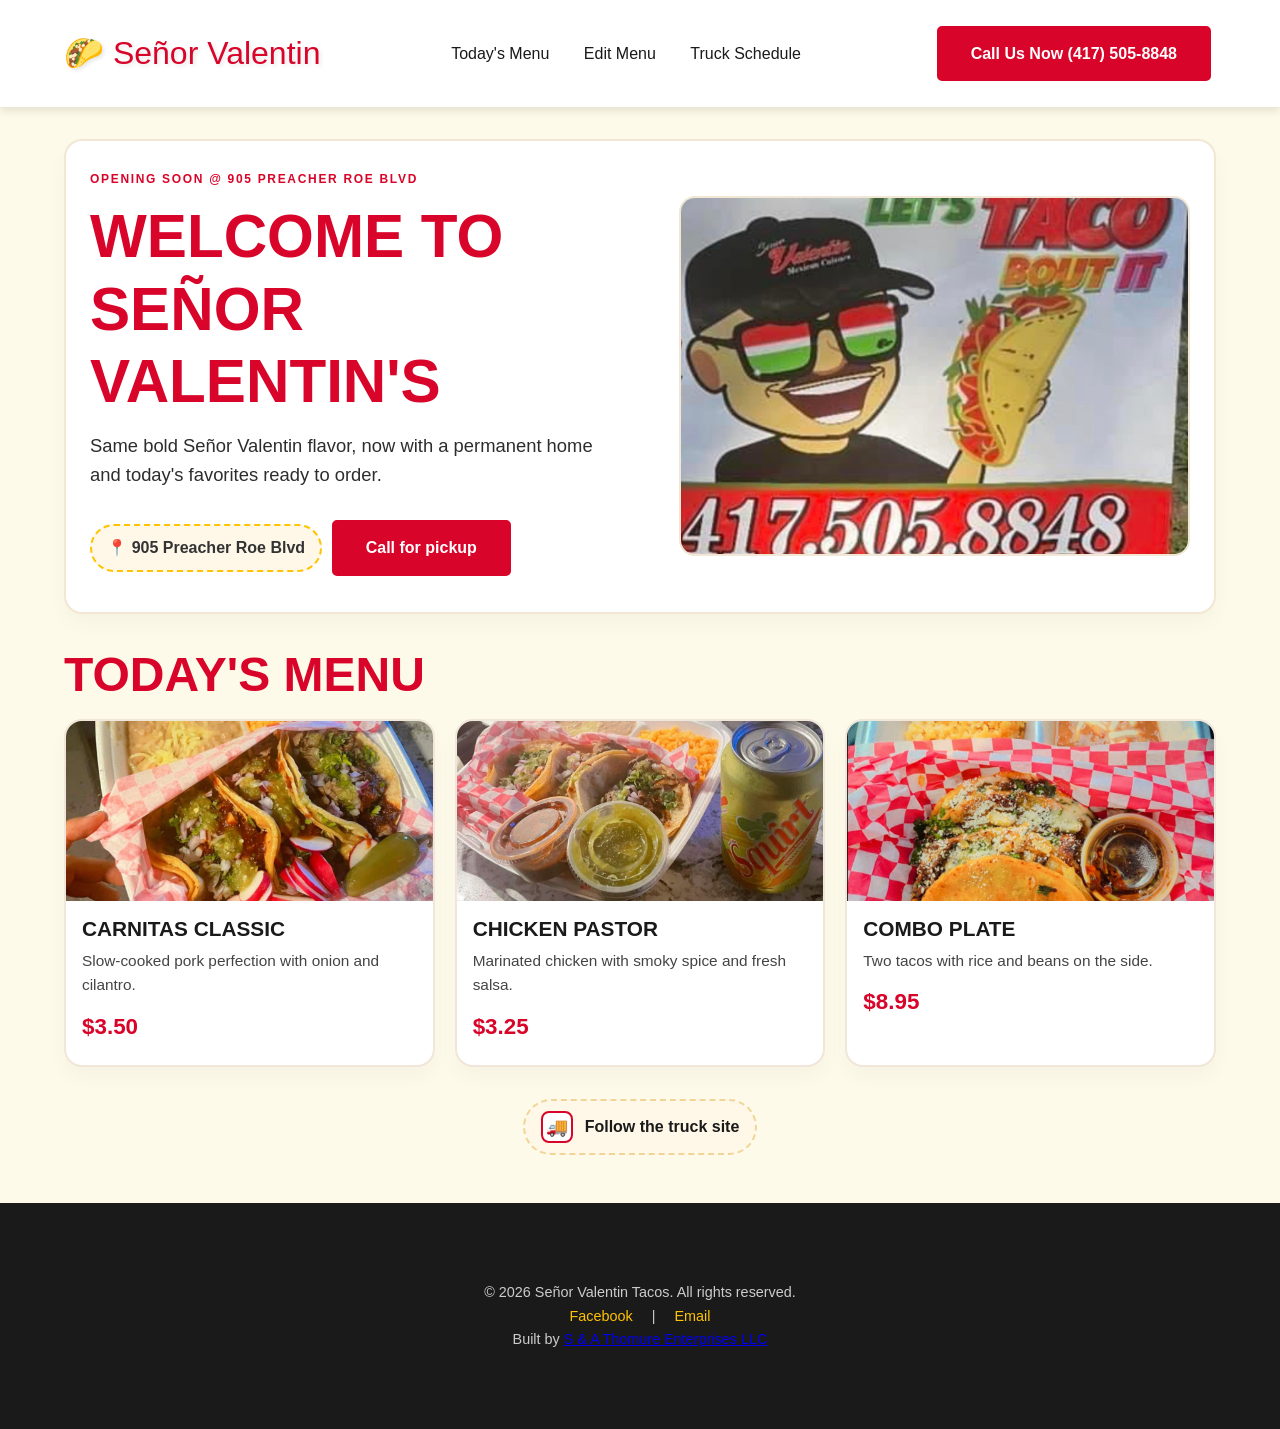
<file: index.html>
<!DOCTYPE html>
<html lang="en">
<head>
    <meta charset="UTF-8">
    <meta name="viewport" content="width=device-width, initial-scale=1.0">
    <title>Señor Valentin Tacos | 609 Preacher Row</title>
    <link rel="stylesheet" href="css/styles.css">
</head>
<body>

<header id="main-nav">
    <div class="logo">🌮 Señor Valentin</div>
    <nav role="navigation">
        <a href="#todays-menu" class="nav-link">Today's Menu</a>
        <a href="menu-editor.html" class="nav-link">Edit Menu</a>
        <a href="location.html" class="nav-link">Truck Schedule</a>
    </nav>
    <a href="tel:+14175058848" class="btn btn-primary mobile-cta">Call Us Now (417) 505-8848</a>
</header>

<main class="container landing-page">
    <section class="landing-hero">
        <div class="landing-hero__content">
            <p class="eyebrow">Opening soon @ 905 Preacher Roe Blvd</p>
            <h1>Welcome to Señor Valentin's</h1>
            <p class="menu-hero__copy">Same bold Señor Valentin flavor, now with a permanent home and today's favorites ready to order.</p>
            <p class="location-pill">📍 905 Preacher Roe Blvd</p>
            <a href="tel:+14175058848" class="btn btn-primary">Call for pickup</a>
        </div>
        <div class="landing-hero__image">
            <img src="images/v_banner_low_res.jpg" alt="Señor Valentin food banner" />
        </div>
    </section>

    <section id="todays-menu" class="todays-menu-section">
        <h2>Today's Menu</h2>
        <div id="todays-menu-list" class="price-list grid landing-menu-grid"></div>
    </section>

    <section class="truck-link-wrap" aria-label="Visit the taco truck site">
        <a id="truck-site-link" class="truck-site-link" href="truck.html">
            <span class="truck-icon-chip" aria-hidden="true"><span class="truck-glyph">🚚</span></span>
            <span>Follow the truck site</span>
        </a>
    </section>
</main>

<footer>
    <div class="container footer-content">
        <p>&copy; 2026 Señor Valentin Tacos. All rights reserved.</p>
        <div class="social-links">
            <a href="https://www.facebook.com/profile.php?id=61554289633413" target="_blank" rel="noopener noreferrer">Facebook</a> |
            <a href="mailto:ericvalentin1212@gmail.com">Email</a>
        </div>
        <p>Built by <a href="https://thomureapiaries.com" target="_blank" rel="noopener noreferrer">S &amp; A Thomure Enterprises LLC</a></p>
    </div>
</footer>

<script src="js/landing.js"></script>
</body>
</html>
</file>
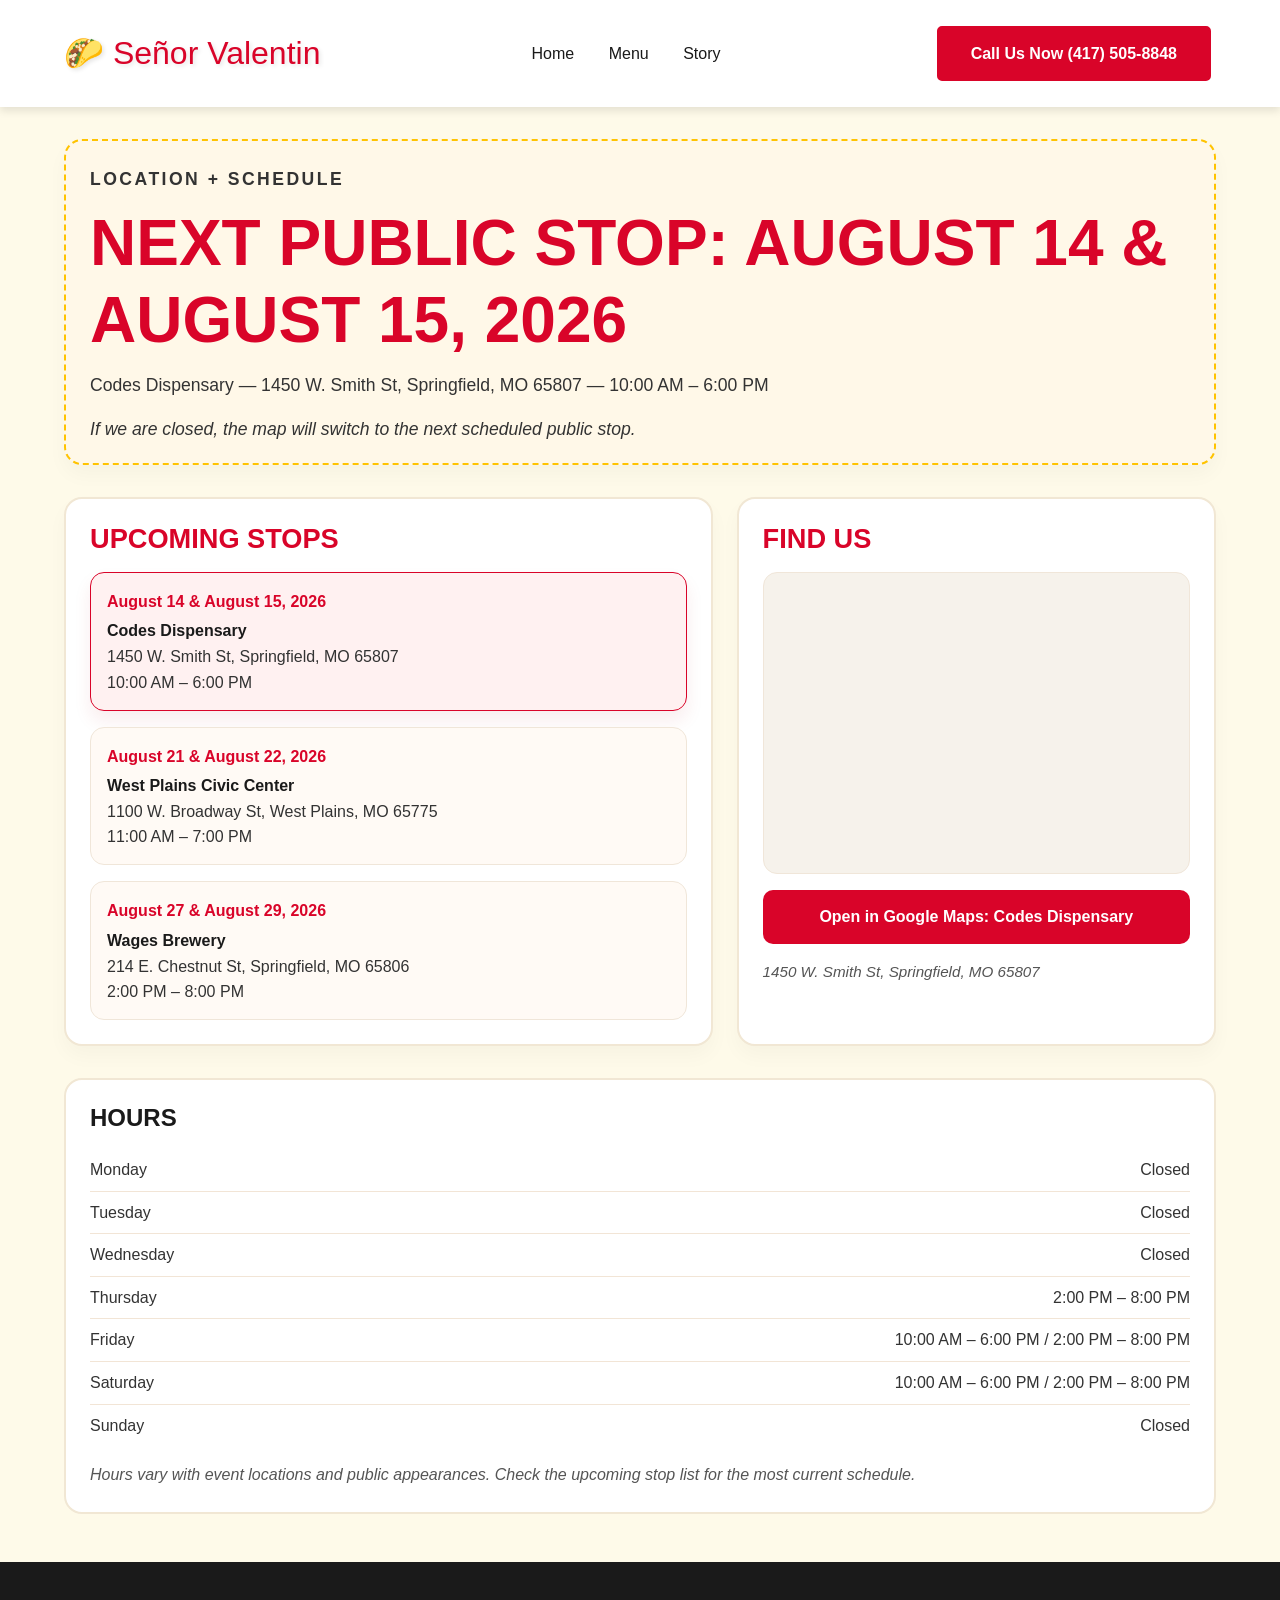
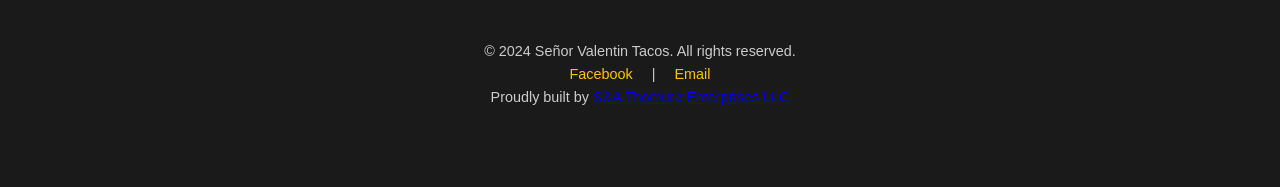
<file: location.html>
<!DOCTYPE html>
<html lang="en">
<head>
    <meta charset="UTF-8">
    <meta name="viewport" content="width=device-width, initial-scale=1.0">
    <title>Location & Hours | Señor Valentin Tacos</title>
    <link rel="stylesheet" href="css/styles.css">
    <script type="application/ld+json">
        {
          "@context": "https://schema.org",
          "@type": "LocalBusiness",
          "name": "Señor Valentin Tacos",
          "telephone": "+1-417-505-8848",
          "url": "https://www.yourwebsite.com",
          "sameAs": [
            "https://www.facebook.com/profile.php?id=61554289633413"
          ],
          "address": {
            "@type": "PostalAddress",
            "streetAddress": "Current stop varies by event",
            "addressLocality": "Springfield",
            "addressRegion": "MO",
            "postalCode": "65802",
            "addressCountry": "US"
          },
          "geo": {
            "@type": "GeoCoordinates",
            "latitude": 37.2089,
            "longitude": -93.2923
          },
          "openingHoursSpecification": [
            {
              "@type": "OpeningHoursSpecification",
              "dayOfWeek": ["Friday", "Saturday"],
              "opens": "10:00",
              "closes": "18:00"
            },
            {
              "@type": "OpeningHoursSpecification",
              "dayOfWeek": ["Thursday", "Friday", "Saturday"],
              "opens": "14:00",
              "closes": "20:00"
            }
          ]
        }
    </script>
</head>
<body>

<header id="main-nav">
    <div class="logo">🌮 Señor Valentin</div>
    <nav role="navigation">
        <a href="index.html" class="nav-link">Home</a>
        <a href="menu.html" class="nav-link">Menu</a>
        <a href="story.html" class="nav-link">Story</a>
    </nav>
    <a href="tel:+14175058848" class="btn btn-primary mobile-cta">Call Us Now (417) 505-8848</a>
</header>

<main class="container location-page">
    <section class="location-status location-status--alert">
        <p class="eyebrow">Location + schedule</p>
        <h1 id="location-title">Loading current location...</h1>
        <p id="location-summary">Loading schedule details...</p>
        <p class="note">If we are closed, the map will switch to the next scheduled public stop.</p>
    </section>

    <section class="location-grid">
        <div class="location-panel">
            <h2>Upcoming stops</h2>
            <div id="upcoming-stops-list" class="schedule-list"></div>
        </div>

        <div class="location-panel">
            <h2>Find us</h2>
            <div class="map-embed-wrap">
                <iframe
                    id="google-map"
                    title="Map showing the selected food truck location"
                    src="https://www.google.com/maps?q=Codes+Dispensary+1450+W+Smith+St+Springfield+MO+65807&z=14&output=embed"
                    loading="lazy"
                    allowfullscreen
                    referrerpolicy="no-referrer-when-downgrade">
                </iframe>
            </div>
            <a id="map-link" class="map-link-btn" href="https://www.google.com/maps/search/?api=1&query=Codes+Dispensary+1450+W+Smith+St+Springfield+MO+65807" target="_blank" rel="noopener noreferrer">Open in Google Maps</a>
            <p id="map-address" class="note">1450 W. Smith St, Springfield, MO 65807</p>
        </div>
    </section>

    <section class="hours-box">
        <h2>Hours</h2>
        <ul class="hours-list">
            <li><span>Monday</span><span>Closed</span></li>
            <li><span>Tuesday</span><span>Closed</span></li>
            <li><span>Wednesday</span><span>Closed</span></li>
            <li><span>Thursday</span><span>2:00 PM – 8:00 PM</span></li>
            <li><span>Friday</span><span>10:00 AM – 6:00 PM / 2:00 PM – 8:00 PM</span></li>
            <li><span>Saturday</span><span>10:00 AM – 6:00 PM / 2:00 PM – 8:00 PM</span></li>
            <li><span>Sunday</span><span>Closed</span></li>
        </ul>
        <p class="note">Hours vary with event locations and public appearances. Check the upcoming stop list for the most current schedule.</p>
    </section>
</main>

<footer>
    <div class="container footer-content">
        <p>&copy; 2024 Señor Valentin Tacos. All rights reserved.</p>
        <div class="social-links">
            <a href="https://www.facebook.com/profile.php?id=61554289633413" target="_blank" rel="noopener noreferrer">Facebook</a> | <a href="mailto:ericvalentin1212@gmail.com">Email</a>
        </div>
        <p>Proudly built by <a href="https://thomureapiaries.com" target="_blank" rel="noopener noreferrer">S&A Thomure Enterprises LLC</a></p>
    </div>
</footer>

<script src="js/main.js"></script>
</body>
</html>
</file>
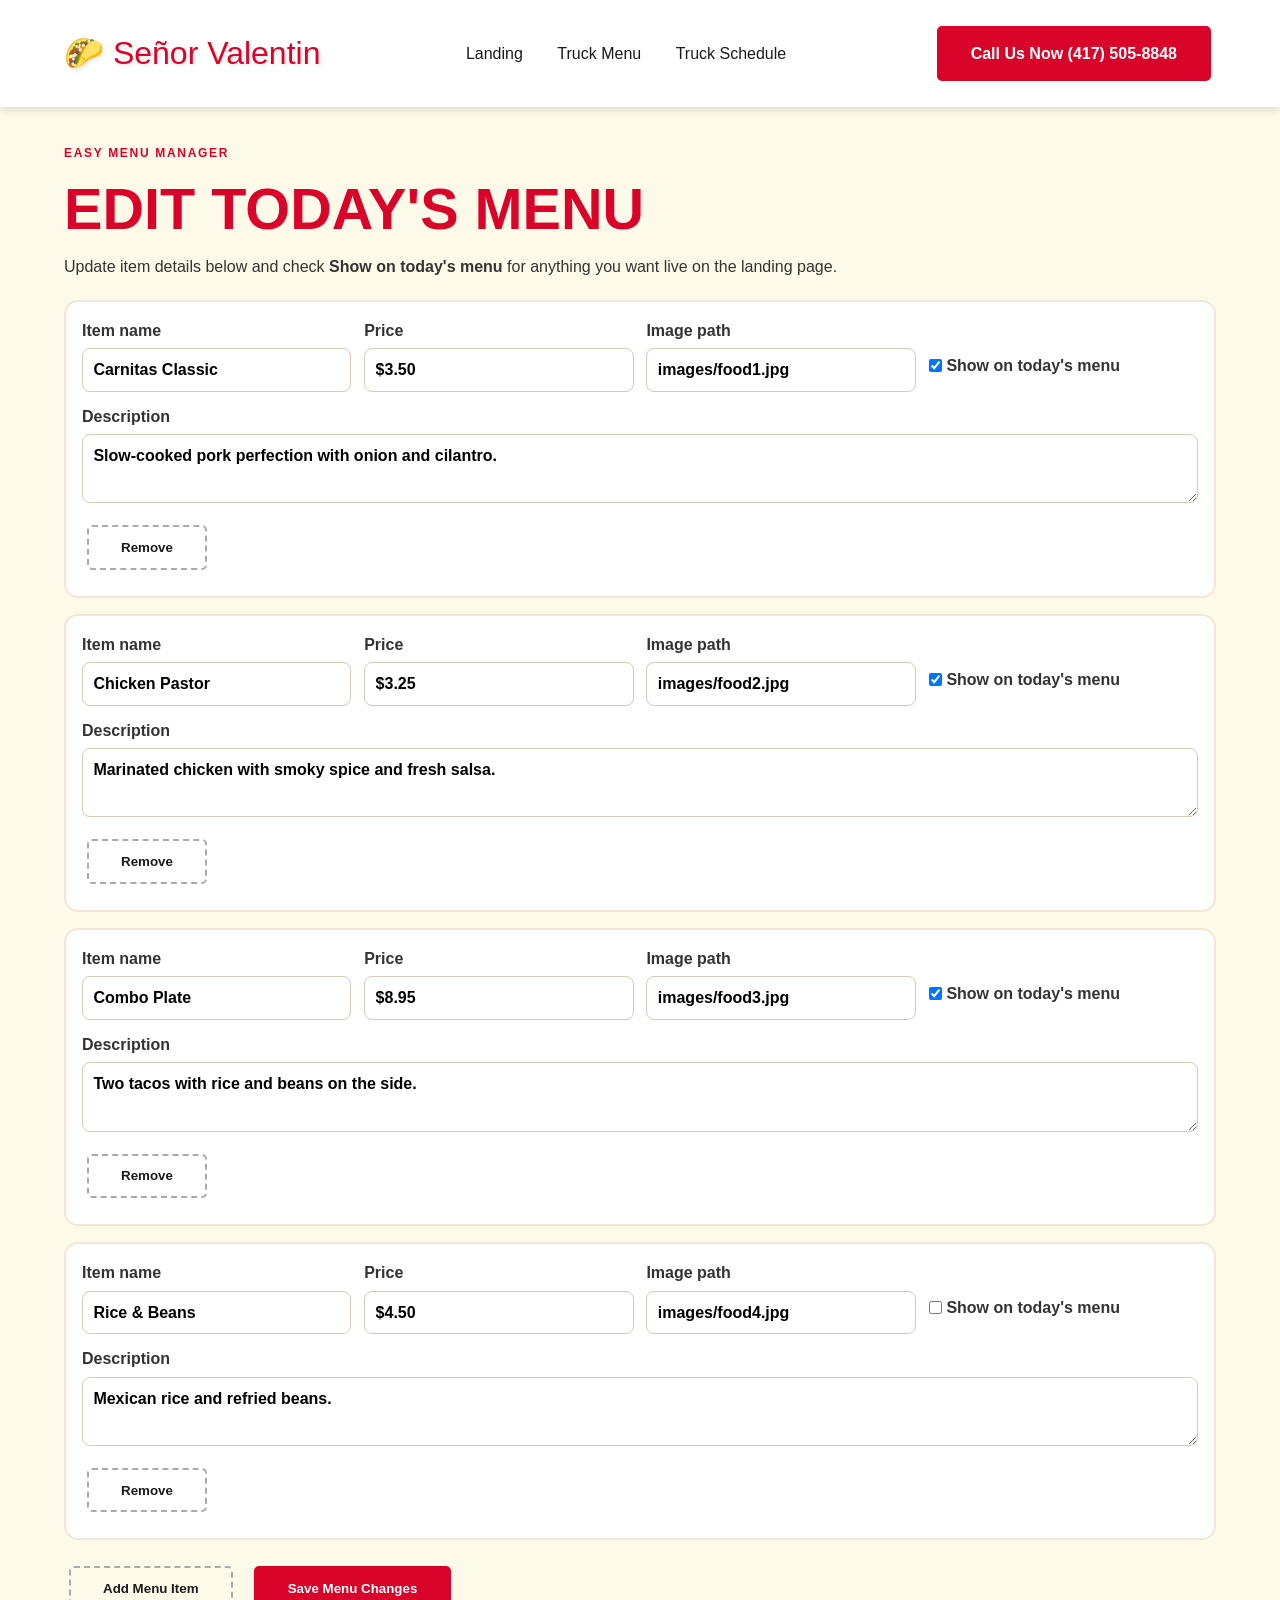
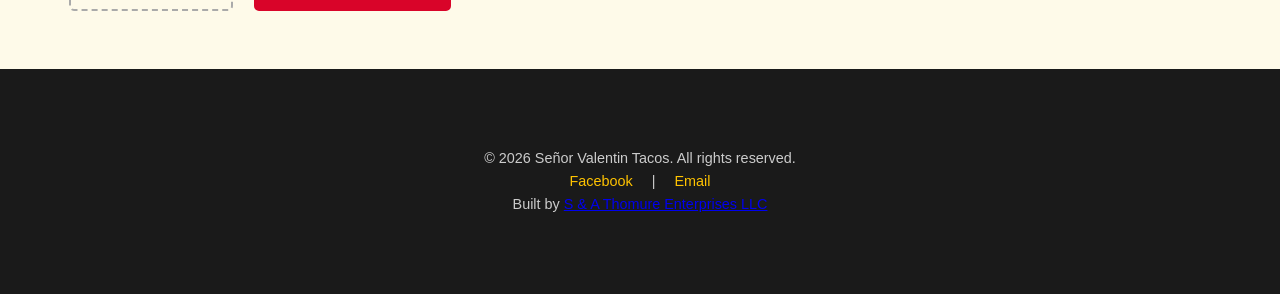
<file: menu-editor.html>
<!DOCTYPE html>
<html lang="en">
<head>
    <meta charset="UTF-8">
    <meta name="viewport" content="width=device-width, initial-scale=1.0">
    <title>Edit Today's Menu | Señor Valentin</title>
    <link rel="stylesheet" href="css/styles.css">
</head>
<body>

<header id="main-nav">
    <div class="logo">🌮 Señor Valentin</div>
    <nav role="navigation">
        <a href="index.html" class="nav-link">Landing</a>
        <a href="menu.html" class="nav-link">Truck Menu</a>
        <a href="location.html" class="nav-link">Truck Schedule</a>
    </nav>
    <a href="tel:+14175058848" class="btn btn-primary mobile-cta">Call Us Now (417) 505-8848</a>
</header>

<main class="container menu-editor-page">
    <section class="menu-editor-header">
        <p class="eyebrow">Easy menu manager</p>
        <h1>Edit Today's Menu</h1>
        <p>Update item details below and check <strong>Show on today's menu</strong> for anything you want live on the landing page.</p>
    </section>

    <form id="menu-editor-form" class="menu-editor-form">
        <div id="menu-editor-list" class="menu-editor-list"></div>
        <div class="menu-editor-actions">
            <button type="button" id="add-menu-item" class="btn btn-secondary">Add Menu Item</button>
            <button type="submit" class="btn btn-primary">Save Menu Changes</button>
        </div>
    </form>
</main>

<footer>
    <div class="container footer-content">
        <p>&copy; 2026 Señor Valentin Tacos. All rights reserved.</p>
        <div class="social-links">
            <a href="https://www.facebook.com/profile.php?id=61554289633413" target="_blank" rel="noopener noreferrer">Facebook</a> |
            <a href="mailto:ericvalentin1212@gmail.com">Email</a>
        </div>
        <p>Built by <a href="https://thomureapiaries.com" target="_blank" rel="noopener noreferrer">S &amp; A Thomure Enterprises LLC</a></p>
    </div>
</footer>

<script src="js/landing.js"></script>
</body>
</html>
</file>
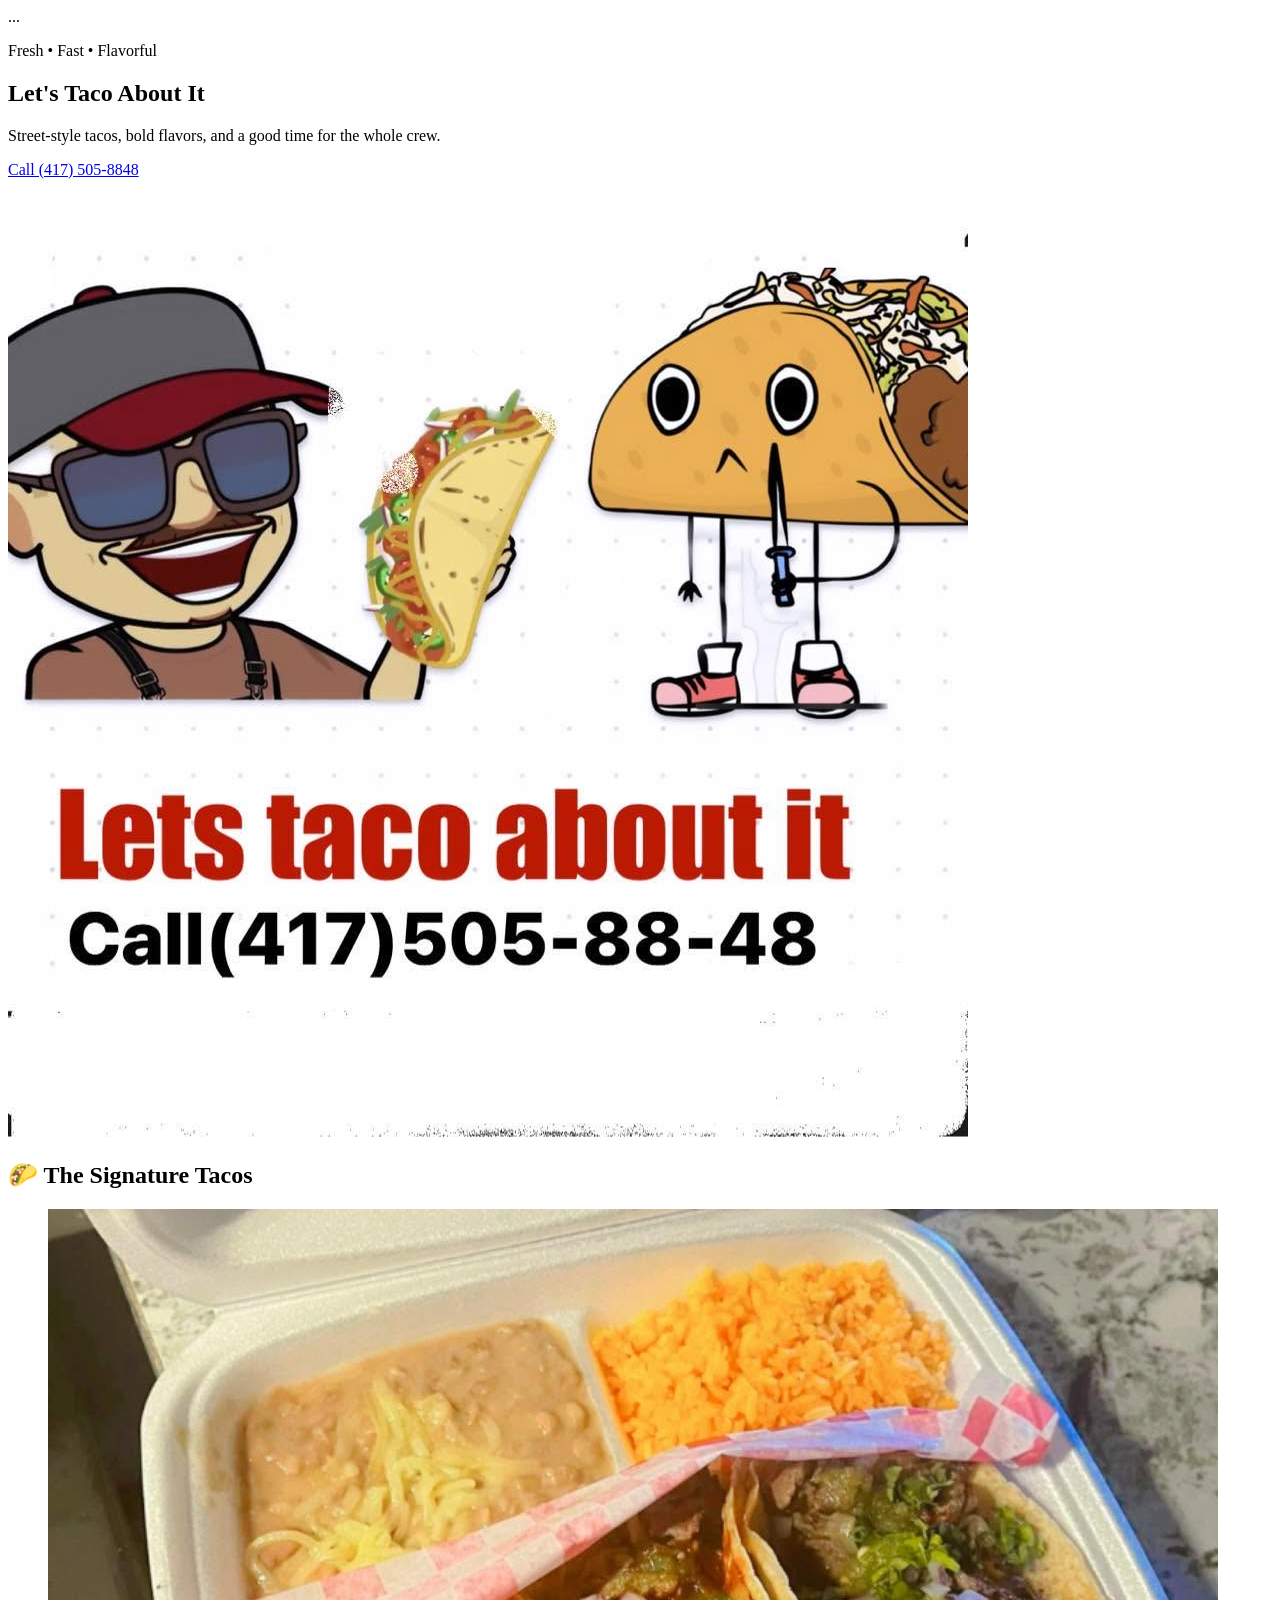
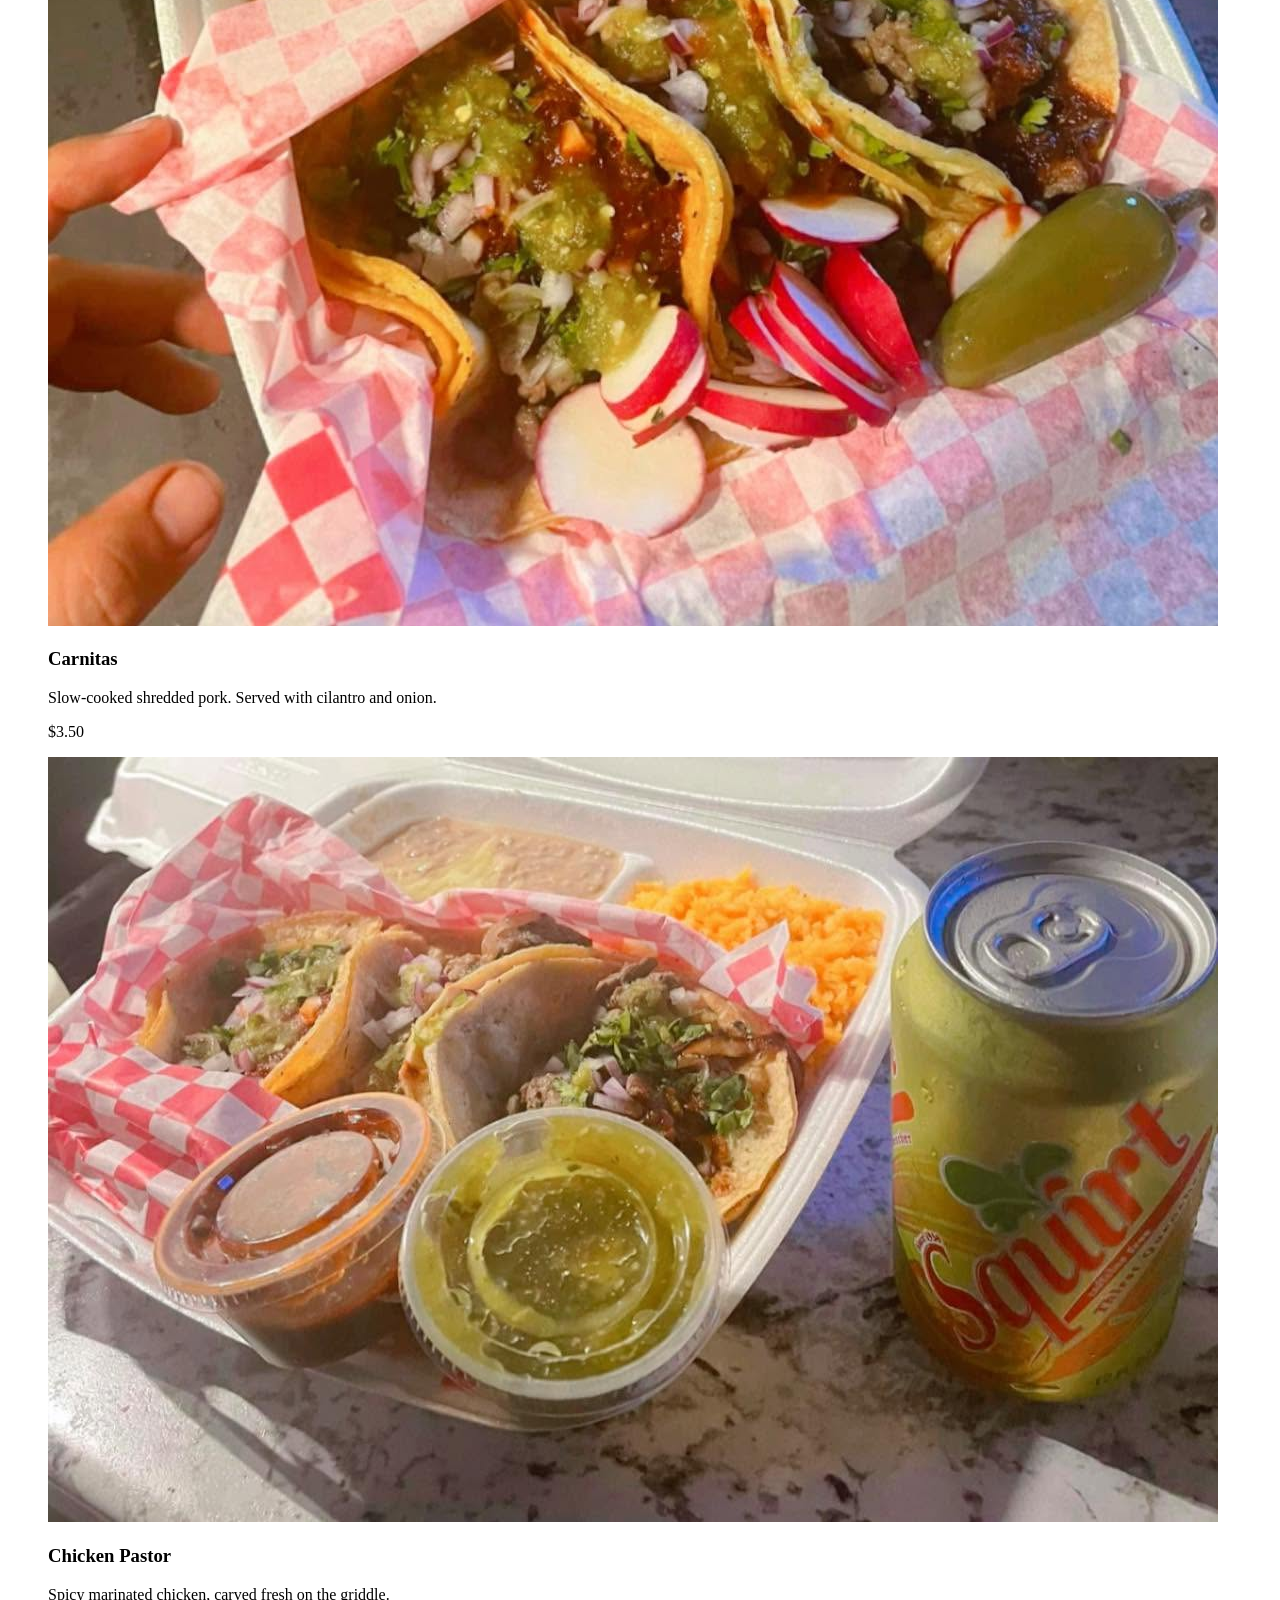
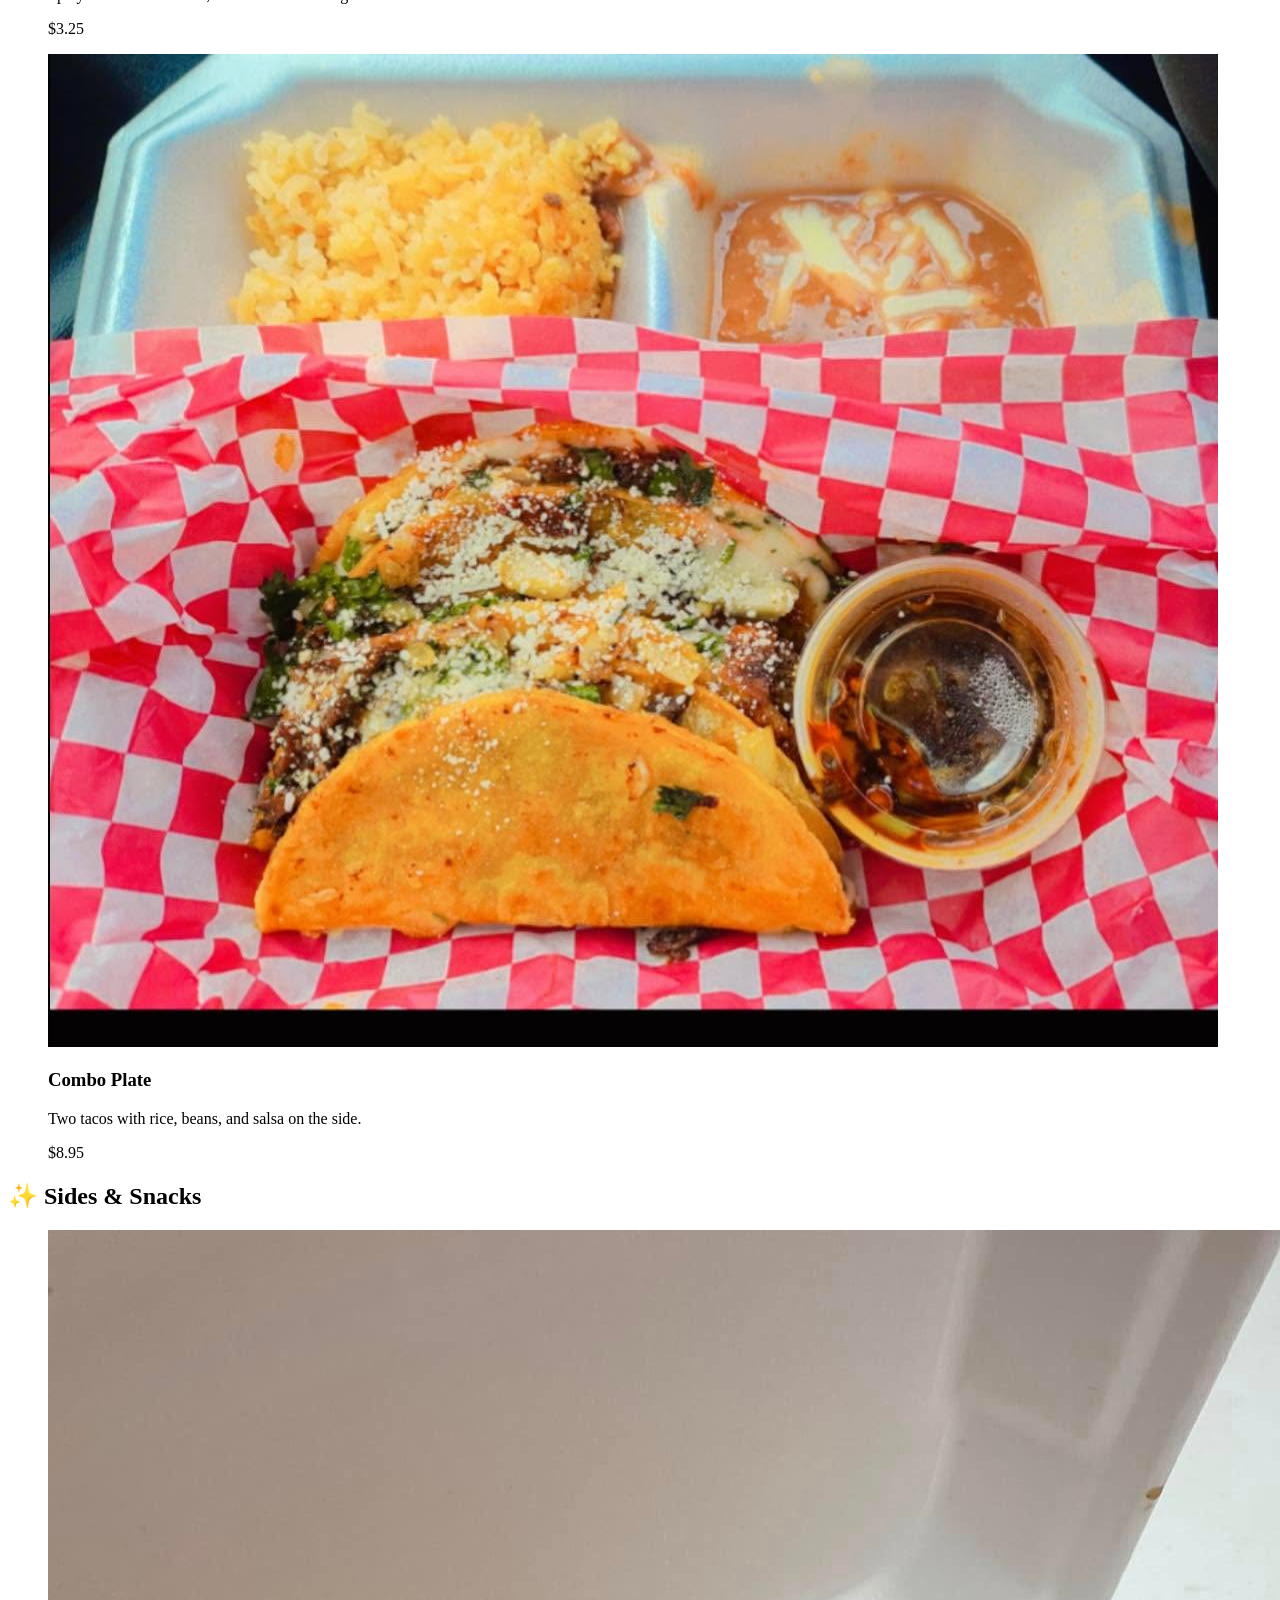
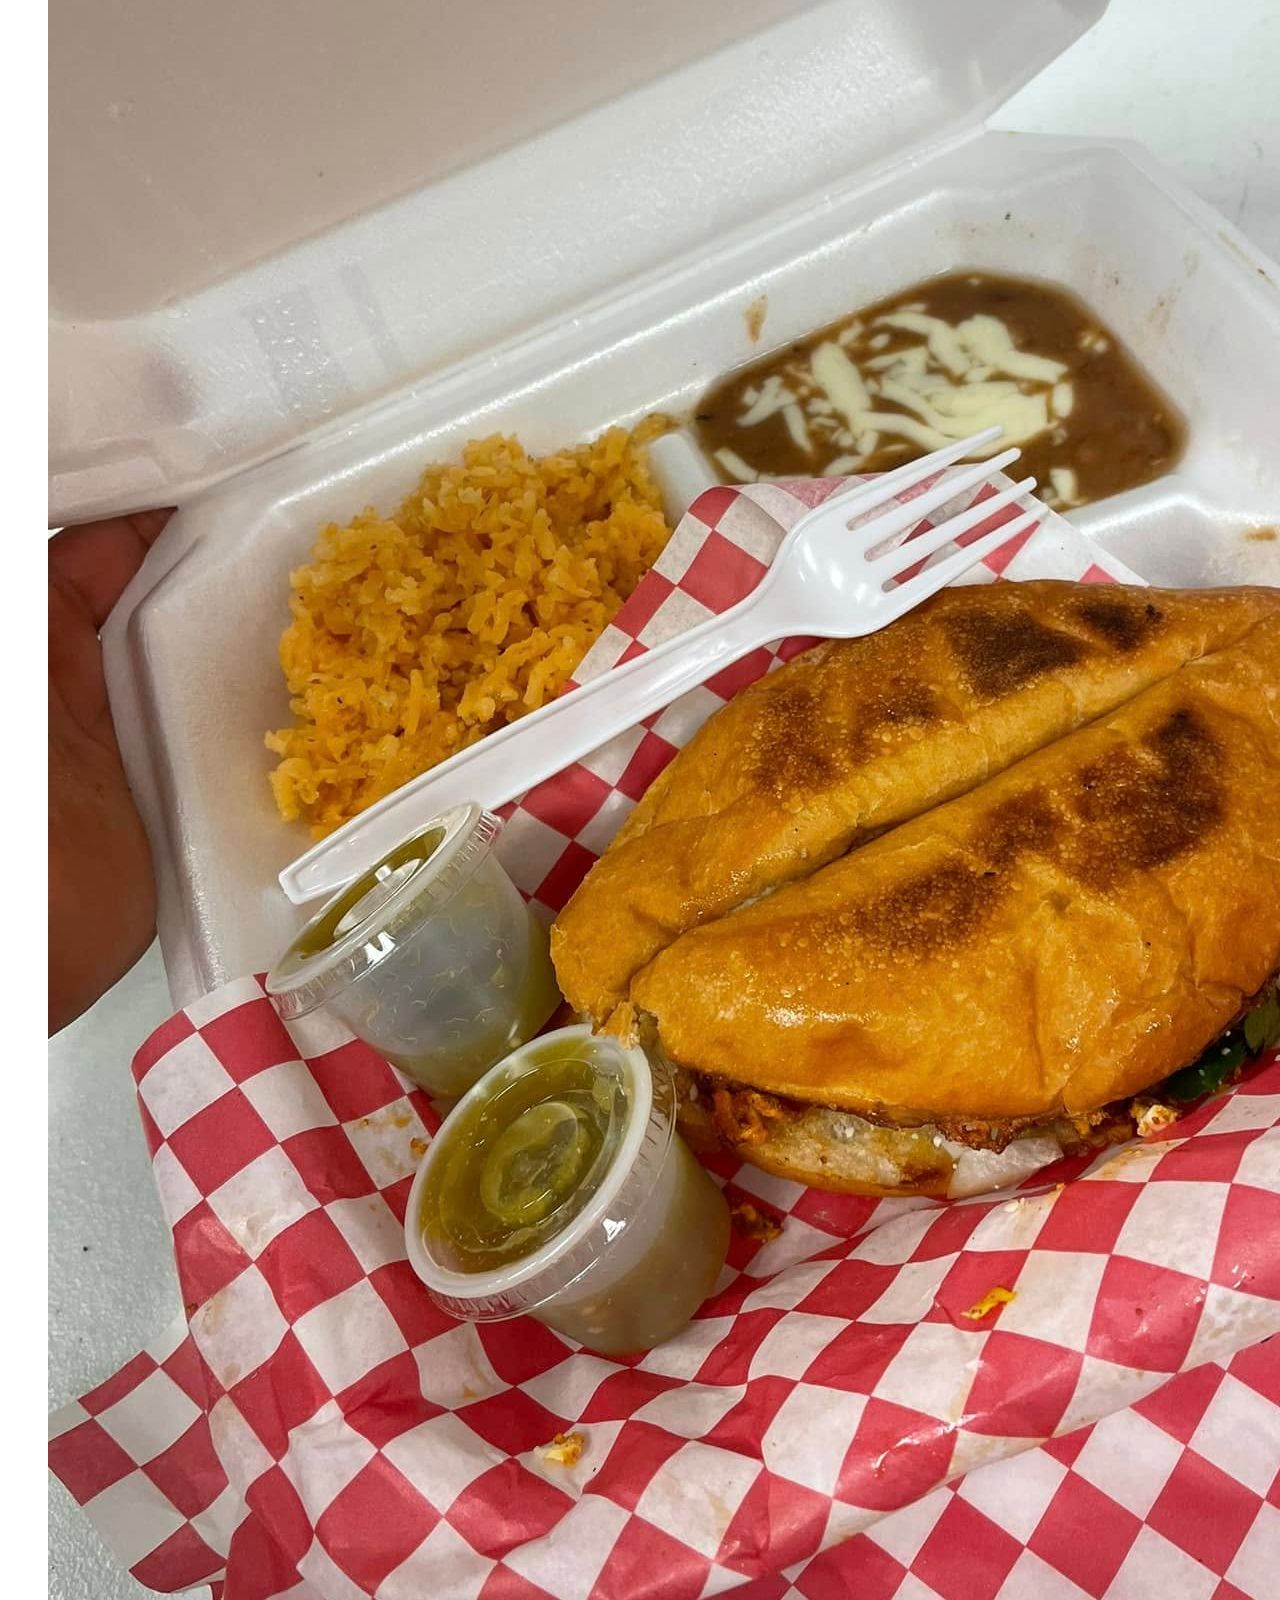
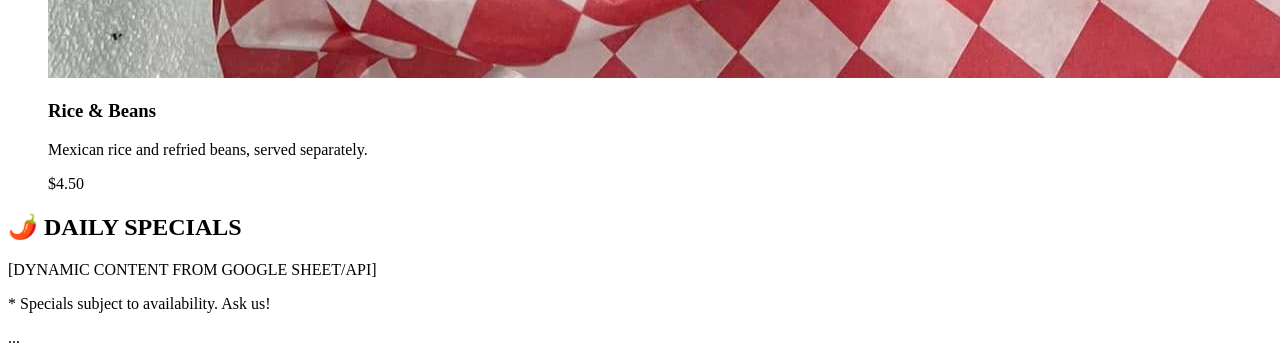
<file: menu.html>
<!DOCTYPE html>
<html lang="en">
<!-- ... Head content similar to index.html ... -->
<body>

<!-- HEADER & Navigation (Same as index.html) -->
<header id="main-nav">...</header> 

<main class="container menu-page">
    <section class="menu-hero clean-layout">
        <div class="menu-hero__content">
            <p class="eyebrow">Fresh • Fast • Flavorful</p>
            <h1>Let's Taco About It</h1>
            <p class="menu-hero__copy">Street-style tacos, bold flavors, and a good time for the whole crew.</p>
            <a href="tel:+14175058848" class="btn btn-primary">Call (417) 505-8848</a>
        </div>
        <div class="menu-avatar-art" aria-hidden="true">
            <img src="images/avatar_square.jpg" alt="Señor Valentin avatar" />
        </div>
    </section>

    <section class="menu-category">
        <h2>🌮 The Signature Tacos</h2>
        <div class="price-list grid">
            <figure class="menu-item">
                <img src="images/food1.jpg" alt="Carnitas taco plate" />
                <div class="menu-item__body">
                    <h3>Carnitas</h3>
                    <p>Slow-cooked shredded pork. Served with cilantro and onion.</p>
                    <figcaption>$3.50</figcaption>
                </div>
            </figure>

            <figure class="menu-item">
                <img src="images/food2.jpg" alt="Chicken pastor taco plate" />
                <div class="menu-item__body">
                    <h3>Chicken Pastor</h3>
                    <p>Spicy marinated chicken, carved fresh on the griddle.</p>
                    <figcaption>$3.25</figcaption>
                </div>
            </figure>

            <figure class="menu-item">
                <img src="images/food3.jpg" alt="Taco combo plate" />
                <div class="menu-item__body">
                    <h3>Combo Plate</h3>
                    <p>Two tacos with rice, beans, and salsa on the side.</p>
                    <figcaption>$8.95</figcaption>
                </div>
            </figure>
        </div>
    </section>

     <section class="menu-category">
        <h2>✨ Sides & Snacks</h2>
         <div class="price-list grid">
            <figure class="menu-item">
                <img src="images/food4.jpg" alt="Rice and beans side" />
                <div class="menu-item__body">
                    <h3>Rice & Beans</h3>
                    <p>Mexican rice and refried beans, served separately.</p>
                    <figcaption>$4.50</figcaption>
                </div>
            </figure>
        </div>
    </section>

    <section id="daily-specials-full" class="menu-category specials">
        <h2>🌶️ DAILY SPECIALS</h2>
        <div class="special-display alert-box">
             [DYNAMIC CONTENT FROM GOOGLE SHEET/API]
        </div>

         <p class="small-print">* Specials subject to availability. Ask us!</p>
    </section>
</main>

<footer>...</footer> 
<!-- ... JS linking files and functions ... -->
</body>
</html>
</file>
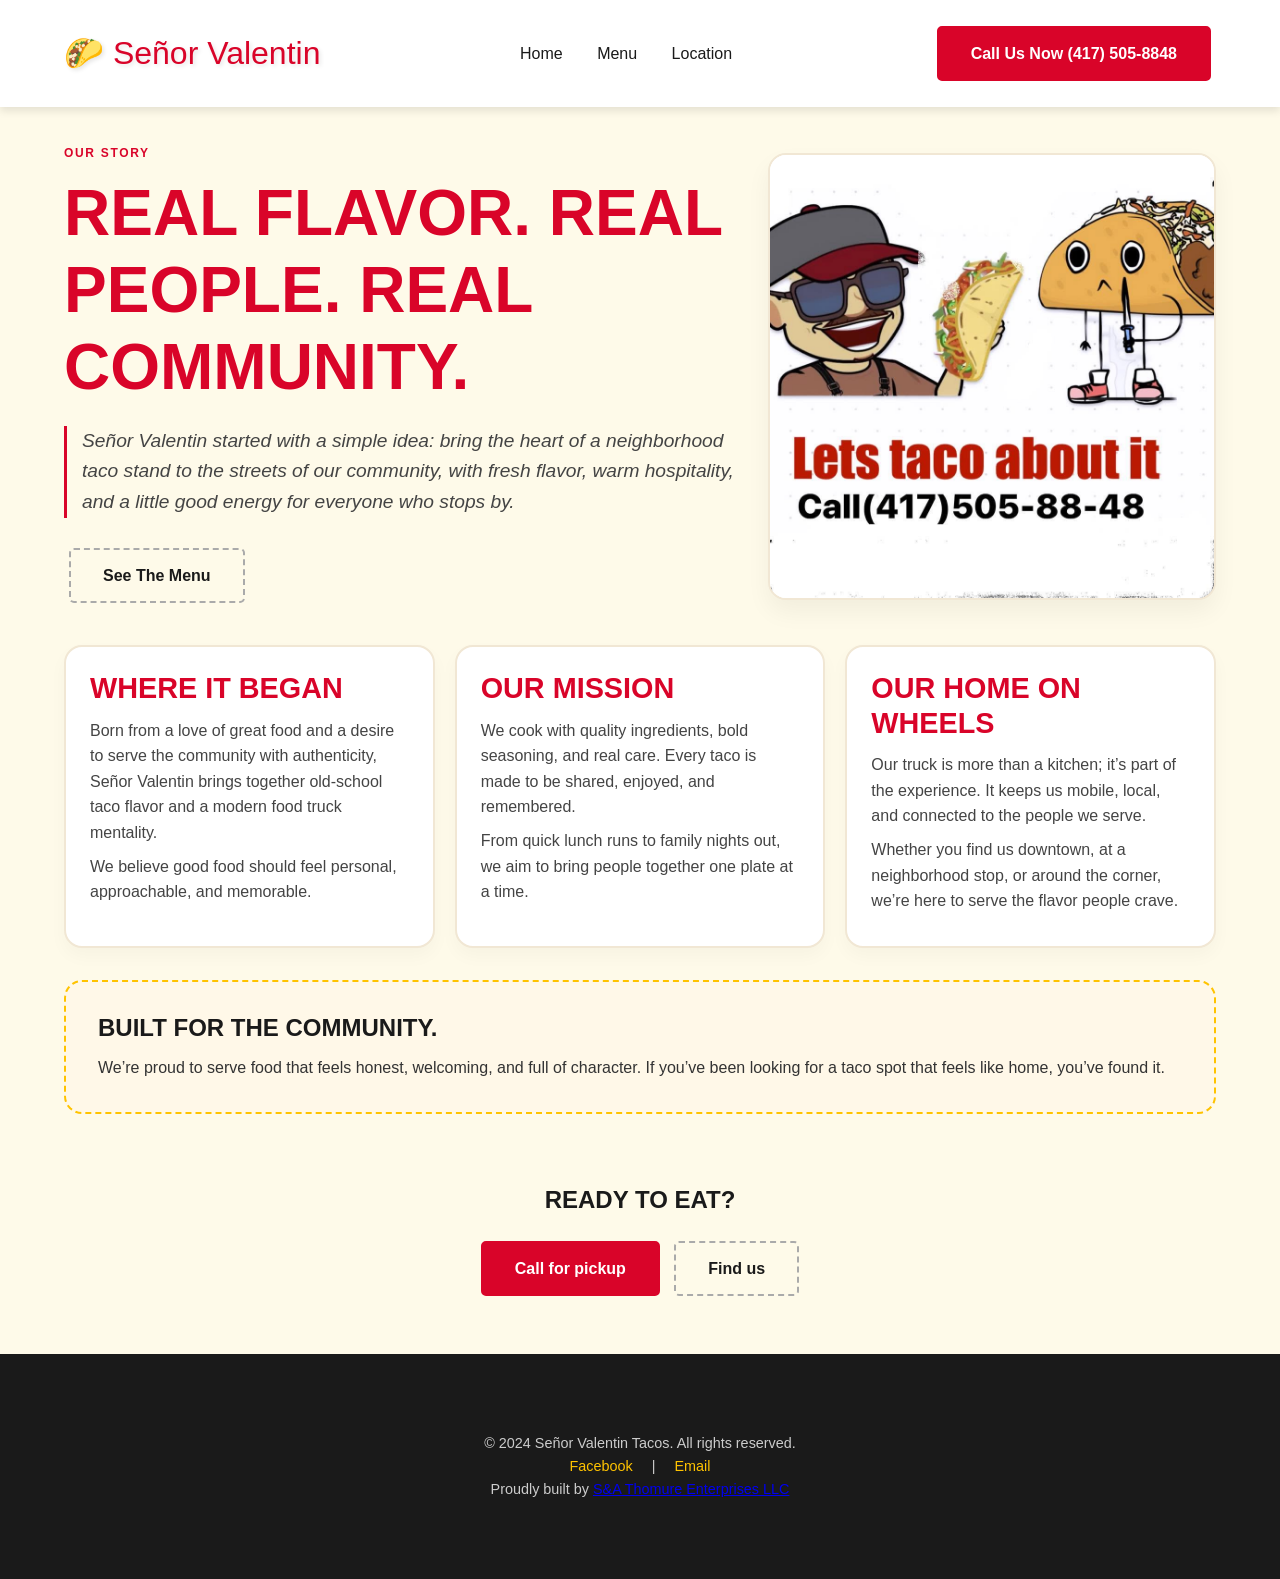
<file: story.html>
<!DOCTYPE html>
<html lang="en">
<head>
    <meta charset="UTF-8">
    <meta name="viewport" content="width=device-width, initial-scale=1.0">
    <title>Our Story | Señor Valentin Tacos</title>
    <link rel="stylesheet" href="css/styles.css">
</head>
<body>

<header id="main-nav">
    <div class="logo">🌮 Señor Valentin</div>
    <nav role="navigation">
        <a href="index.html" class="nav-link">Home</a>
        <a href="menu.html" class="nav-link">Menu</a>
        <a href="location.html" class="nav-link">Location</a>
    </nav>
    <a href="tel:+14175058848" class="btn btn-primary mobile-cta">Call Us Now (417) 505-8848</a>
</header>

<main class="container story-page">
    <section class="story-lead">
        <div>
            <p class="eyebrow">Our Story</p>
            <h1>Real flavor. Real people. Real community.</h1>
            <p class="mission-statement">Señor Valentin started with a simple idea: bring the heart of a neighborhood taco stand to the streets of our community, with fresh flavor, warm hospitality, and a little good energy for everyone who stops by.</p>
            <a href="menu.html" class="btn btn-secondary">See The Menu</a>
        </div>
        <div class="story-photo" aria-label="Señor Valentin owner and food truck photo">
            <img src="images/avatar_square.jpg" alt="Señor Valentin community taco stand" />
        </div>
    </section>

    <section class="story-grid">
        <article class="story-card">
            <h2>Where it began</h2>
            <p>Born from a love of great food and a desire to serve the community with authenticity, Señor Valentin brings together old-school taco flavor and a modern food truck mentality.</p>
            <p>We believe good food should feel personal, approachable, and memorable.</p>
        </article>

        <article class="story-card">
            <h2>Our mission</h2>
            <p>We cook with quality ingredients, bold seasoning, and real care. Every taco is made to be shared, enjoyed, and remembered.</p>
            <p>From quick lunch runs to family nights out, we aim to bring people together one plate at a time.</p>
        </article>

        <article class="story-card">
            <h2>Our home on wheels</h2>
            <p>Our truck is more than a kitchen; it’s part of the experience. It keeps us mobile, local, and connected to the people we serve.</p>
            <p>Whether you find us downtown, at a neighborhood stop, or around the corner, we’re here to serve the flavor people crave.</p>
        </article>
    </section>

    <section class="story-feature">
        <h2>Built for the community.</h2>
        <p>We’re proud to serve food that feels honest, welcoming, and full of character. If you’ve been looking for a taco spot that feels like home, you’ve found it.</p>
    </section>

    <div class="cta-banner">
        <h2>Ready to eat?</h2>
        <a href="tel:+14175058848" class="btn btn-primary">Call for pickup</a>
        <a href="location.html" class="btn btn-secondary">Find us</a>
    </div>
</main>

<footer>
    <div class="container footer-content">
        <p>&copy; 2024 Señor Valentin Tacos. All rights reserved.</p>
        <div class="social-links">
            <a href="https://www.facebook.com/profile.php?id=61554289633413" target="_blank" rel="noopener noreferrer">Facebook</a> | <a href="mailto:ericvalentin1212@gmail.com">Email</a>
        </div>
        <p>Proudly built by <a href="https://thomureapiaries.com" target="_blank" rel="noopener noreferrer">S&A Thomure Enterprises LLC</a></p>
    </div>
</footer>

<script src="js/main.js"></script>
</body>
</html>
</file>
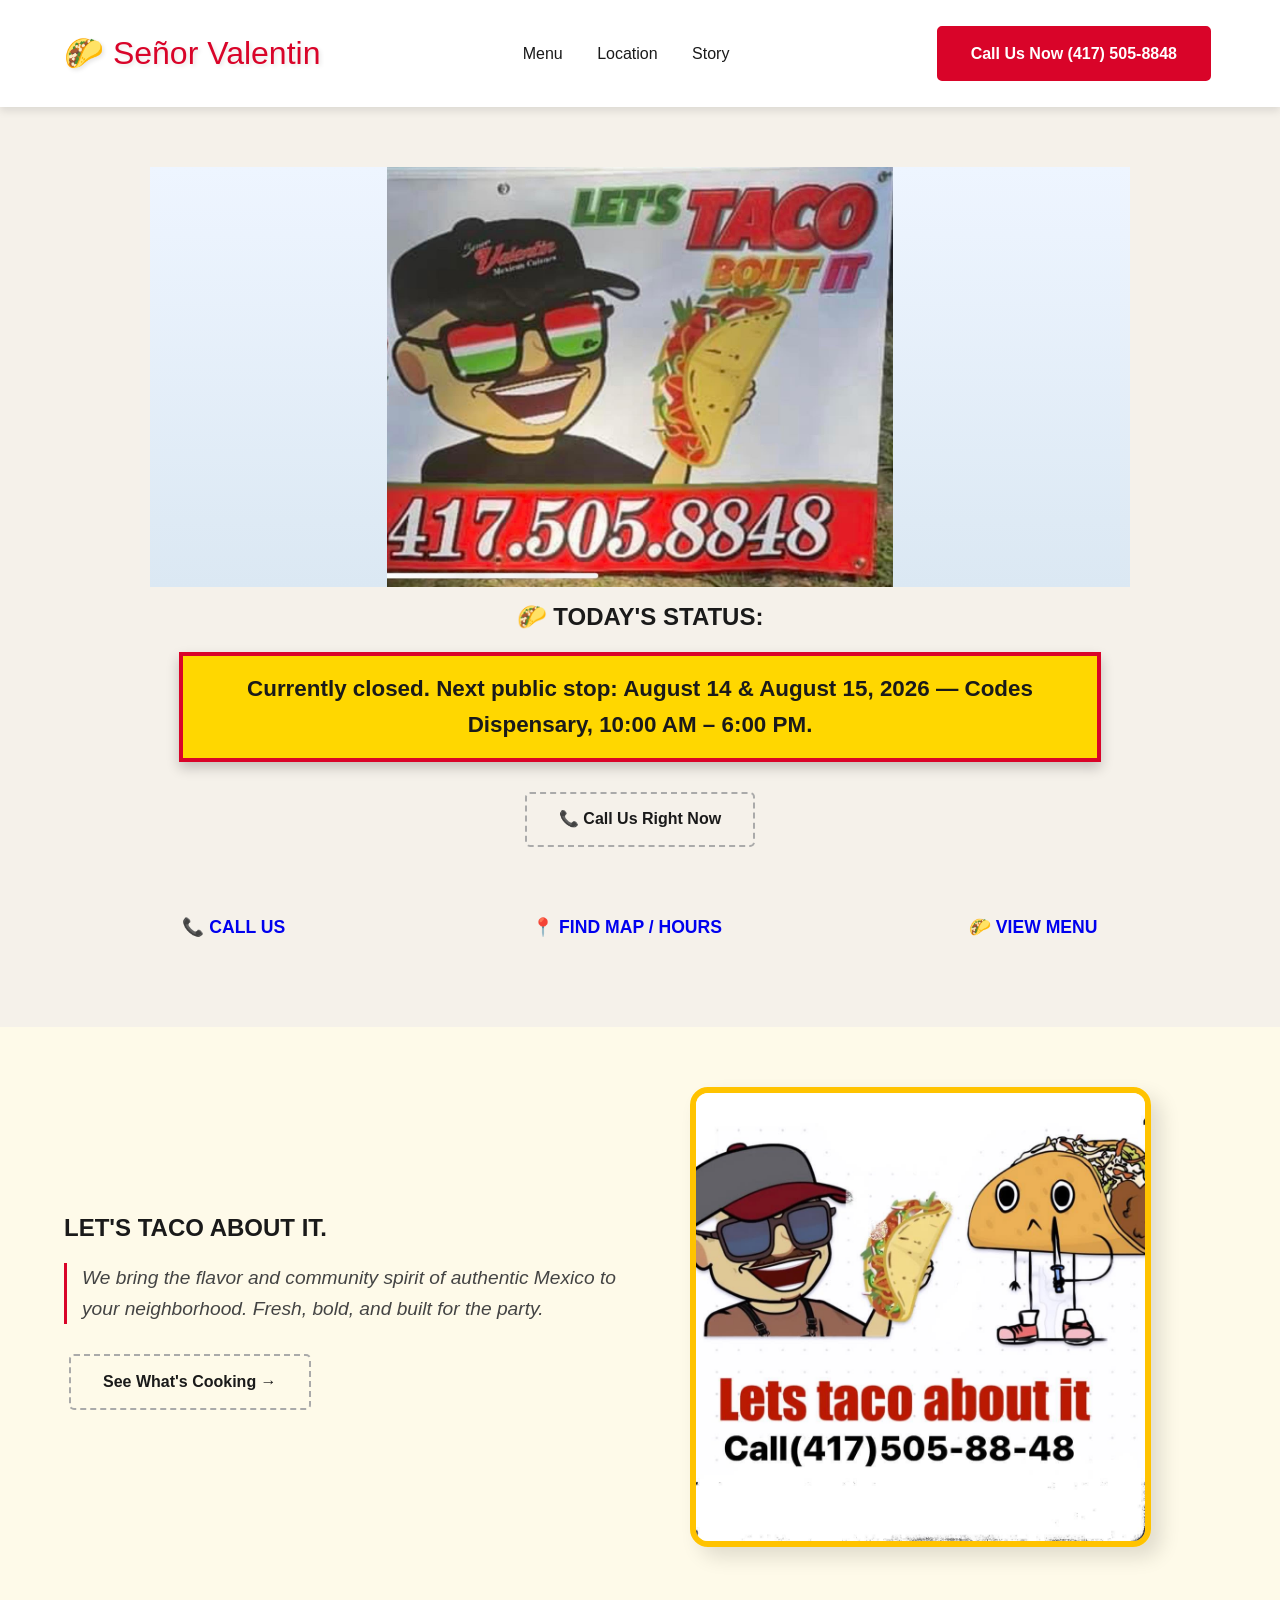
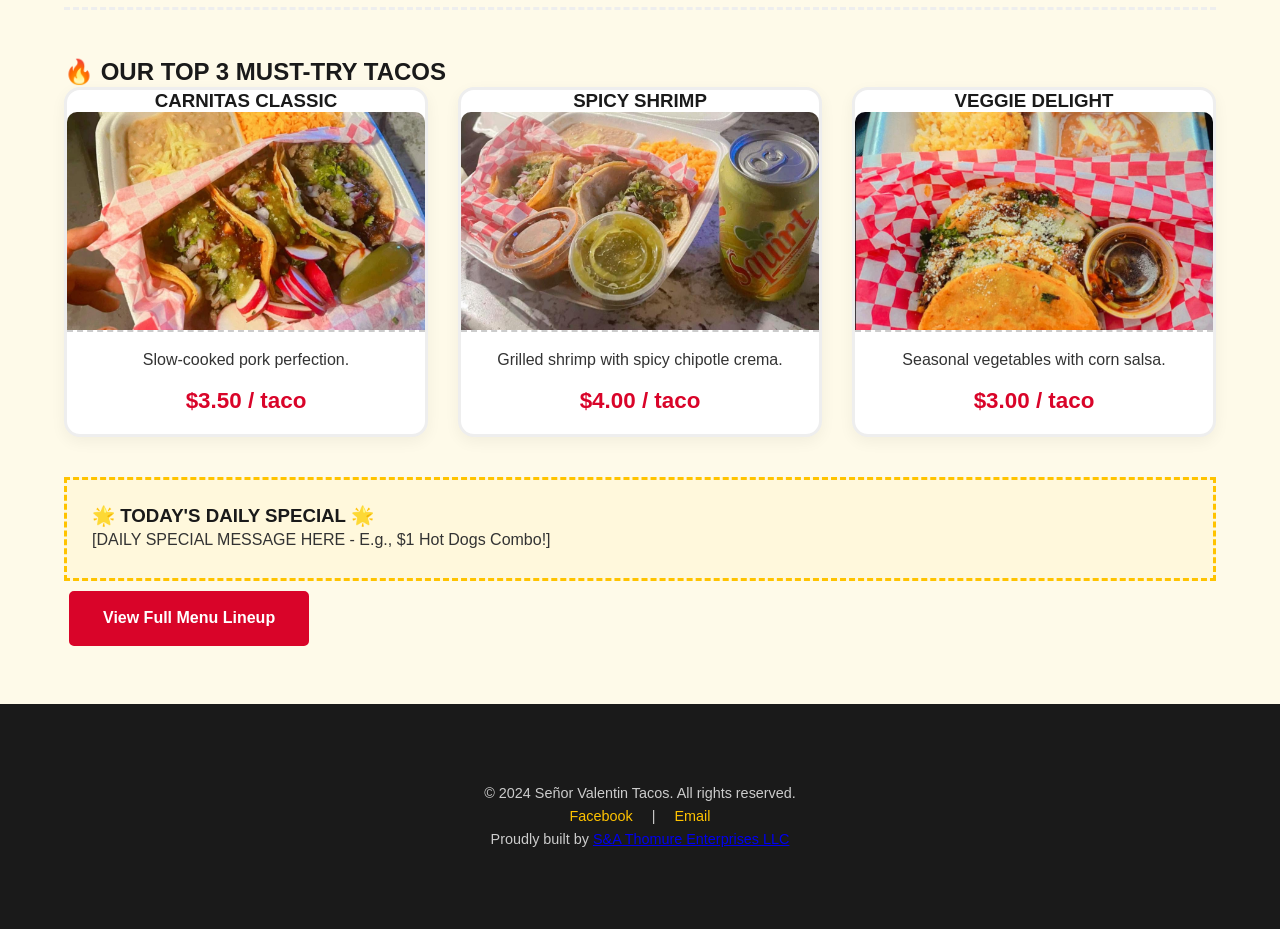
<file: truck.html>
<!DOCTYPE html>
<html lang="en">
<head>
    <meta charset="UTF-8">
    <meta name="viewport" content="width=device-width, initial-scale=1.0">
    <title>Señor Valentin Tacos - Let's Taco About It</title>
    <link rel="stylesheet" href="css/styles.css">
    <!-- SCHEMA MARKUP FOR SEO (CRITICAL) -->
    <script type="application/ld+json">
        {
          "@context": "https://schema.org",
          "@type": "LocalBusiness",
          "name": "Señor Valentin Tacos",
          "address": { /* Address details here */ },
          "geo": { "@type": "GeoCoordinates", "latitude": 39.87, "longitude": -90.12 },
          "openingHoursSpecification": [ /* Detailed hours structure goes here */ ],
          "telephone": "(417) 505-8848",
          "url": "https://www.yourwebsite.com"
        }
    </script>
</head>

<body>

<!-- ======================== HEADER COMPONENT (Sticky) ======================== -->
<header id="main-nav">
    <div class="logo">🌮 Señor Valentin</div>
    <nav role="navigation">
        <a href="#menu-teaser" class="nav-link">Menu</a>
        <a href="location.html" class="nav-link">Location</a>
        <a href="story.html" class="nav-link">Story</a>
    </nav>
    <!-- Primary CTA Button -->
    <a href="tel:+14175058848" class="btn btn-primary mobile-cta">Call Us Now (417) 505-8848</a>
</header>

<!-- ======================== HERO SECTION & LIVE LOCATION WIDGET (Above The Fold) ======================== -->
<section id="hero-location" class="hero">
    <div class="banner-sign-wrap">
        <img class="banner-sign" src="images/v_banner_low_res.jpg" alt="Señor Valentin taco banner" />
    </div>

    <div class="location-widget-container">
        <h2>🌮 TODAY'S STATUS:</h2>
        <div id="dynamic-location-status" class="live-status-block">
            Loading schedule...
        </div>
        <a href="tel:+14175058848" class="btn btn-secondary large">📞 Call Us Right Now</a>
    </div>

    <div class="cta-strip">
        <a href="tel:+14175058848" class="btn btn-call-us">📞 CALL US</a>
        <a href="location.html" class="btn btn-find-location">📍 FIND MAP / HOURS</a>
        <a href="#menu-teaser" class="btn btn-view-menu">🌮 VIEW MENU</a>
    </div>
</section>

<!-- ======================== TEASER SECTION (The Quick Sell) ======================== -->
<main>
    <section id="story-hook" class="container content-block story-intro">
        <div class="text-content">
            <h1>Let's Taco About It.</h1>
            <p class="mission-statement">We bring the flavor and community spirit of authentic Mexico to your neighborhood. Fresh, bold, and built for the party.</p>
            <a href="menu.html" class="btn btn-secondary mt-20">See What's Cooking →</a>
        </div>
        <div class="image-placeholder">
             <img src="images/avatar_square.jpg" alt="Señor Valentin avatar" />
        </div>
    </section>

    <!-- Menu Teaser (Three items showcase) -->
    <section id="menu-teaser" class="container content-block menu-teasers">
        <h2>🔥 Our Top 3 Must-Try Tacos</h2>
        <div class="taco-grid">
            <!-- Taco Item Card 1 -->
            <article class="card">
                <h3>Carnitas Classic</h3>
                <img src="images/food1.jpg" alt="Delicious Carnitas Tacos">
                <p>Slow-cooked pork perfection.</p>
                <span class="price">$3.50 / taco</span>
            </article>
             <!-- Taco Item Card 2 -->
            <article class="card">
                <h3>Spicy Shrimp</h3>
                <img src="images/food2.jpg" alt="Flavorful Shrimp Tacos">
                <p>Grilled shrimp with spicy chipotle crema.</p>
                 <span class="price">$4.00 / taco</span>
            </article>
             <!-- Taco Item Card 3 -->
            <article class="card">
                <h3>Veggie Delight</h3>
                <img src="images/food3.jpg" alt="Fresh Vegetarian Tacos">
                <p>Seasonal vegetables with corn salsa.</p>
                 <span class="price">$3.00 / taco</span>
            </article>
        </div>

        <!-- CRITICAL: Daily Specials Widget -->
        <div id="daily-specials" class="alert-box mt-5">
            <h3>🌟 TODAY'S DAILY SPECIAL 🌟</h3>
            <!-- JS will pull this data from the Google Sheet API -->
            [DAILY SPECIAL MESSAGE HERE - E.g., $1 Hot Dogs Combo!]
        </div>

        <div class="text-center mt-40">
             <a href="menu.html" class="btn btn-primary large">View Full Menu Lineup</a>
        </div>
    </section>
</main>

<!-- ======================== FOOTER (Legal & Links) ======================== -->
<footer>
    <div class="container footer-content">
        <p>&copy; 2024 Señor Valentin Tacos. All rights reserved.</p>
        <div class="social-links">
            <a href="https://www.facebook.com/profile.php?id=61554289633413" target="_blank" rel="noopener noreferrer">Facebook</a> | <a href="mailto:ericvalentin1212@gmail.com">Email</a>
        </div>
        <p>Proudly built by <a href="https://thomureapiaries.com" target="_blank" rel="noopener noreferrer">S&A Thomure Enterprises LLC</a></p>
    </div>
</footer>

<!-- ======================== JavaScript Section ======================== -->
<script src="js/main.js"></script>
<script>
    // JS FUNCTIONALITY PLAN:
    // 1. Initialize Location Widget: Call API function to populate #dynamic-location-status.
    // 2. Sticky Nav: Implement class change for header when scrolled down.
    // 3. Lazy Loading: Add Intersection Observer for large images (e.g., in the card grid).
</script>

</body>
</html>
</file>
<file: css/styles.css>
/* ======================== 1. GLOBAL VARIABLES & RESET ======================== */
:root {
    /* Brand Palette derived from the visuals */
    --brand-red: #D90429;     /* Deep, energetic red */
    --brand-yellow: #FFC300;  /* Sunny yellow/Gold accent */
    --brand-black: #1A1A1A;   /* Deep black for contrast */
    --brand-white: #FFFFFF;
    --brand-accent: #E84A59; /* A complementary pinkish red for depth */

    /* Typography Fallbacks (Assume a fun, bold font is imported later) */
    --font-display: 'Impact', Impact, sans-serif;
    --font-body: 'Arial', sans-serif;

    /* Spacing Units */
    --spacing-lg: 3rem;
}

* {
    margin: 0;
    padding: 0;
    box-sizing: border-box;
}

body {
    font-family: var(--font-body);
    color: #333;
    background-color: #fefae9; /* Creamy background, avoids harsh white */
    line-height: 1.6;
}

/* General Utility Classes */
.container {
    width: 90%;
    max-width: 1200px;
    margin: 0 auto;
    padding: var(--spacing-lg) 0; /* Adds vertical breathing room */
}

h1, h2, h3 {
    font-family: var(--font-display);
    color: var(--brand-black);
    text-transform: uppercase;
    line-height: 1.2;
}

/* General Button Styling (The "Funnel") */
.btn {
    display: inline-block;
    padding: 0.8rem 2rem;
    margin: 10px 5px;
    text-decoration: none;
    border-radius: 5px;
    font-weight: bold;
    transition: all 0.3s ease;
    text-align: center;
}

/* Specific Button Types */
.btn-primary {
    background-color: var(--brand-red);
    color: white !important;
    border: 2px solid var(--brand-red);
}
.btn-secondary {
    background-color: transparent;
    color: var(--brand-black);
    border: 2px dashed #aaa; /* Gives a "handwritten" feel */
}
.btn-call-us, .btn-find-location, .btn-view-menu {
    /* These are the cta-strip buttons */
    flex-grow: 1; /* Makes them equally wide on desktop */
    padding: 1rem 1rem;
    font-size: 1.1rem;
}

/* ======================== 2. HEADER & NAVIGATION (Sticky) ======================== */

#main-nav {
    position: sticky;
    top: 0;
    z-index: 1000;
    background-color: var(--brand-white);
    box-shadow: 0 4px 8px rgba(0, 0, 0, 0.1); /* Soft shadow for depth */
    display: flex;
    justify-content: space-between;
    align-items: center;
    padding: 1rem 5%;
}

.logo {
    font-family: var(--font-display);
    font-size: 2rem;
    color: var(--brand-red);
    text-shadow: 2px 2px 4px rgba(0, 0, 0, 0.1);
}

nav a {
    margin: 0 15px;
    text-decoration: none;
    color: var(--brand-black);
    font-size: 1rem;
    transition: color 0.3s;
}
nav a:hover {
    color: var(--brand-red);
}

/* Make the CTA stand out in the header */
.btn-primary.mobile-cta {
    margin: left: 20px;
}


/* ======================== 3. HERO SECTION & LOCATION WIDGET (The Biggest Impact) ======================== */
#hero-location {
    background: #f5f1ea;
    padding: 60px 5%;
    text-align: center;
}

.location-widget-container {
    margin-bottom: 30px;
}

h2#hero-location h2 {
    font-size: 1.8rem;
    color: var(--brand-yellow);
    text-transform: none; /* Override uppercase for a more dynamic look */
    padding-bottom: 5px;
}

/* The Critical Status Banner Styling */
.live-status-block {
    background-color: #FFD700; /* Gold/Yellow warning color */
    border: 4px solid var(--brand-red);
    padding: 15px 20px;
    margin: 20px auto;
    max-width: 80%;
    font-size: 1.4rem;
    font-weight: bold;
    color: var(--brand-black);
    text-align: center;
    box-shadow: 0 6px 12px rgba(0, 0, 0, 0.2); /* High shadow for visibility */
}

/* CTA Strip Layout (Crucial Responsiveness) */
.cta-strip {
    display: flex;
    gap: 10px;
    margin-top: 30px;
    flex-wrap: wrap; /* Allows wrapping on smaller screens */
    justify-content: center;
}

/* ======================== 4. TEASER SECTION & STORYTELLING ======================== */
.story-intro {
    display: flex;
    align-items: center;
    gap: 50px;
    padding: 60px 0;
    border-bottom: 3px dashed #eee; /* Adds a divider break */
}

.text-content {
    flex: 1;
    max-width: 50%;
}

/* Simulates the "Vintage Sign" aesthetic for text blocks */
.mission-statement {
    font-style: italic;
    font-size: 1.2rem;
    margin: 20px 0;
    color: #444;
    border-left: 3px solid var(--brand-red);
    padding-left: 15px;
}

.image-placeholder {
    flex: 1;
    max-width: 40%;
    min-height: 250px;
    background: none;
    border: 6px solid var(--brand-yellow);
    box-shadow: 10px 10px 20px rgba(0, 0, 0, 0.12);
    overflow: hidden;
    border-radius: 18px;
}

.image-placeholder img {
    display: block;
    width: 100%;
    height: 100%;
    object-fit: cover;
    object-position: center;
}

/* Menu Grid Styling (Cards) */
.menu-teasers {
    padding-bottom: var(--spacing-lg);
}
.taco-grid {
    display: grid;
    grid-template-columns: repeat(auto-fit, minmax(250px, 1fr)); /* Responsive Grid */
    gap: 30px;
    margin-bottom: 40px;
}

.card {
    background: var(--brand-white);
    border: 3px solid #eee;
    padding-bottom: 15px;
    text-align: center;
    box-shadow: 0 5px 15px rgba(0, 0, 0, 0.05); /* Light lift */
    transition: transform 0.3s;
    border-radius: 16px;
    overflow: hidden;
}

.card:hover {
    transform: translateY(-5px) scale(1.02); /* Hover pop-up effect */
    box-shadow: 0 10px 25px rgba(0, 0, 0, 0.1);
}

.card img {
    width: 100%;
    height: 220px;
    object-fit: cover;
    display: block;
    margin-bottom: 15px;
    border-bottom: 2px dashed #ccc;
    border-radius: 10px 10px 0 0;
}

.price {
    display: block;
    font-size: 1.4rem;
    color: var(--brand-red);
    font-weight: bolder;
    margin-top: 10px;
}


/* Daily Specials Box (Alert Look) */
.alert-box {
    background-color: #FFF8DC; /* Very light yellow/cream */
    border: 3px dashed var(--brand-yellow);
    padding: 25px;
    margin-top: 40px;
}

.hero {
    background: #f6f3ed;
    padding: 2rem 1rem 3rem;
}

.banner-sign-wrap {
    width: min(100%, 980px);
    margin: 0 auto 1rem;
    background: transparent;
    border-radius: 0;
    overflow: hidden;
    box-shadow: none;
}

.banner-sign {
    display: block;
    width: 100%;
    height: auto;
    max-height: 420px;
    object-fit: contain;
    background: linear-gradient(180deg, #eef5ff, #dbe8f3);
}

.menu-page {
    padding-top: 2rem;
    max-width: 1040px;
}

.menu-hero {
    display: grid;
    grid-template-columns: minmax(0, 1.12fr) minmax(220px, 0.88fr);
    gap: 1.5rem;
    align-items: center;
    background: #fff;
    border: 2px solid #f1e7d4;
    border-radius: 18px;
    padding: 1.5rem 1.5rem 1.25rem;
    margin-bottom: 2rem;
    box-shadow: none;
}

.menu-category h2 {
    font-size: clamp(1.8rem, 3vw, 2.6rem);
    margin-bottom: 1rem;
    color: var(--brand-red);
}

.eyebrow {
    display: inline-block;
    font-size: 0.75rem;
    font-weight: 800;
    letter-spacing: 0.14em;
    text-transform: uppercase;
    color: var(--brand-red);
    margin-bottom: 0.75rem;
}

.menu-hero__content h1 {
    font-size: clamp(2.5rem, 5vw, 4.5rem);
    line-height: 0.95;
    color: var(--brand-red);
    margin-bottom: 1rem;
}

.menu-hero__copy {
    max-width: 32rem;
    font-size: 1.15rem;
    color: #2d2d2d;
    margin-bottom: 1.3rem;
}

.menu-avatar-art {
    width: min(100%, 420px);
    margin-left: auto;
}

.menu-avatar-art img {
    display: block;
    width: 100%;
    height: auto;
    border-radius: 18px;
    box-shadow: 0 12px 25px rgba(0, 0, 0, 0.08);
    object-fit: cover;
    max-height: 400px;
}

.menu-category {
    margin-top: 2rem;
}

.price-list.grid {
    display: grid;
    grid-template-columns: repeat(auto-fit, minmax(220px, 1fr));
    gap: 1.25rem;
    align-items: stretch;
}

.menu-item {
    background: #fff;
    border: 2px solid #f0e6d9;
    border-radius: 18px;
    overflow: hidden;
    box-shadow: 0 10px 20px rgba(0, 0, 0, 0.03);
    transition: transform 0.2s ease;
    width: min(100%, 320px);
    margin: 0 auto;
}

.menu-item:hover {
    transform: translateY(-3px);
}

.menu-item img {
    display: block;
    width: 100%;
    height: 180px;
    object-fit: cover;
    object-position: center;
}

.menu-item__body {
    padding: 1rem 1rem 1.25rem;
}

.menu-item h3 {
    font-size: 1.3rem;
    margin-bottom: 0.4rem;
}

.menu-item p {
    margin-bottom: 0.7rem;
    color: #444;
    font-size: 0.96rem;
}

.menu-item figcaption {
    font-size: 1.4rem;
    font-weight: 700;
    color: var(--brand-red);
}

.story-page {
    padding-top: 2rem;
    padding-bottom: 3rem;
}

.story-lead {
    display: grid;
    grid-template-columns: minmax(0, 1.2fr) minmax(220px, 0.8fr);
    gap: 2rem;
    align-items: center;
    margin-bottom: 2rem;
}

.story-lead h1 {
    font-size: clamp(2.5rem, 5vw, 4rem);
    color: var(--brand-red);
    margin-bottom: 1rem;
}

.story-photo {
    border-radius: 18px;
    overflow: hidden;
    border: 2px solid #f1e7d4;
    background: #fff;
    box-shadow: 0 12px 24px rgba(0, 0, 0, 0.05);
}

.story-photo img {
    display: block;
    width: 100%;
    height: 100%;
    min-height: 320px;
    object-fit: cover;
}

.story-grid {
    display: grid;
    grid-template-columns: repeat(auto-fit, minmax(260px, 1fr));
    gap: 1.25rem;
    margin: 2rem 0;
}

.story-card {
    background: #fff;
    border: 2px solid #f1e7d4;
    border-radius: 18px;
    padding: 1.5rem;
    box-shadow: 0 8px 18px rgba(0, 0, 0, 0.03);
}

.story-card h2 {
    margin-bottom: 0.75rem;
    color: var(--brand-red);
    font-size: 1.8rem;
}

.story-card p {
    color: #444;
    margin-bottom: 0.5rem;
}

.story-feature {
    margin-top: 2rem;
    background: #fff8e8;
    border: 2px dashed var(--brand-yellow);
    border-radius: 18px;
    padding: 2rem;
}

.story-feature h2 {
    margin-bottom: 0.75rem;
    color: var(--brand-black);
}

.cta-banner {
    text-align: center;
    margin-top: 2.5rem;
    padding: 2rem 1rem 0;
}

.cta-banner h2 {
    margin-bottom: 1rem;
    color: var(--brand-black);
}

.location-page {
    padding-top: 2rem;
    padding-bottom: 3rem;
}

.location-status {
    background: #fff;
    border: 2px solid #f1e7d4;
    border-radius: 18px;
    padding: 1.5rem 1.5rem 1.25rem;
    margin-bottom: 2rem;
    box-shadow: 0 10px 20px rgba(0, 0, 0, 0.03);
}

.location-status--alert {
    background: #fff8e8;
    border: 2px dashed var(--brand-yellow);
}

.location-status h1 {
    font-size: clamp(2.5rem, 5vw, 4rem);
    color: var(--brand-red);
    margin-bottom: 0.75rem;
}

.location-status p {
    font-size: 1.1rem;
    color: #333;
}

.location-grid {
    display: grid;
    grid-template-columns: minmax(0, 1.15fr) minmax(280px, 0.85fr);
    gap: 1.5rem;
    margin-bottom: 2rem;
}

.location-panel {
    background: #fff;
    border: 2px solid #f1e7d4;
    border-radius: 18px;
    padding: 1.5rem;
    box-shadow: 0 10px 20px rgba(0, 0, 0, 0.03);
}

.location-panel h2 {
    margin-bottom: 1rem;
    color: var(--brand-red);
    font-size: clamp(1.7rem, 2vw, 2.3rem);
}

.location-panel {
    display: flex;
    flex-direction: column;
    justify-content: flex-start;
}

.schedule-list {
    display: grid;
    gap: 1rem;
}

.schedule-item {
    border: 1px solid #f0e6d9;
    border-radius: 14px;
    padding: 1rem 1rem 0.9rem;
    background: #fffaf5;
    cursor: pointer;
    transition: transform 0.15s ease, box-shadow 0.15s ease, border-color 0.15s ease;
}

.schedule-item:hover,
.schedule-item:focus-visible {
    border-color: var(--brand-red);
    box-shadow: 0 8px 18px rgba(54, 40, 27, 0.08);
    transform: translateY(-1px);
    outline: none;
}

.schedule-item.is-selected {
    border-color: var(--brand-red);
    background: #fff1f1;
    box-shadow: 0 10px 18px rgba(182, 29, 41, 0.08);
}

.schedule-item .day {
    display: block;
    font-weight: 700;
    color: var(--brand-red);
    margin-bottom: 0.25rem;
}

.schedule-item strong {
    color: var(--brand-black);
}

.map-embed-wrap {
    position: relative;
    width: 100%;
    min-height: 260px;
    border-radius: 14px;
    overflow: hidden;
    border: 1px solid #f0e6d9;
    background: #f6f2eb;
    margin-bottom: 1rem;
}

#google-map {
    width: 100%;
    height: 300px;
    border: 0;
    display: block;
}

.map-link-btn {
    display: inline-block;
    background: var(--brand-red);
    color: #fff;
    text-decoration: none;
    padding: 0.9rem 1.2rem;
    border-radius: 10px;
    font-weight: 700;
    margin-bottom: 0.75rem;
    text-align: center;
}

.map-link-btn:hover {
    background: var(--brand-accent);
}

#map-address {
    margin-top: 0.25rem;
    margin-bottom: 0;
    font-size: 0.95rem;
}

.hours-box {
    margin-top: 1.5rem;
    background: #fff;
    border: 2px solid #f1e7d4;
    border-radius: 18px;
    padding: 1.5rem;
}

.hours-list {
    list-style: none;
    margin-top: 1rem;
}

.hours-list li {
    display: flex;
    justify-content: space-between;
    gap: 1rem;
    padding: 0.5rem 0;
    border-bottom: 1px solid #f2e5d6;
    color: #333;
}

.hours-list li:last-child {
    border-bottom: none;
}

.note {
    color: #555;
    font-style: italic;
    margin-top: 1rem;
}

.landing-page {
    padding-top: 2rem;
    padding-bottom: 3rem;
}

.landing-hero {
    display: grid;
    grid-template-columns: minmax(0, 1.05fr) minmax(260px, 0.95fr);
    gap: 1.5rem;
    align-items: center;
    background: #fff;
    border: 2px solid #f1e7d4;
    border-radius: 18px;
    padding: 1.5rem;
    box-shadow: 0 10px 20px rgba(0, 0, 0, 0.03);
}

.landing-hero__content h1 {
    font-size: clamp(2.2rem, 4.7vw, 4rem);
    color: var(--brand-red);
    margin-bottom: 0.8rem;
}

.landing-hero__image img {
    display: block;
    width: 100%;
    border-radius: 16px;
    border: 2px solid #f1e7d4;
    object-fit: cover;
    max-height: 360px;
}

.location-pill {
    display: inline-block;
    margin: 0.25rem 0 1rem;
    padding: 0.55rem 0.95rem;
    border-radius: 999px;
    background: #fff8e8;
    border: 2px dashed var(--brand-yellow);
    font-weight: 700;
}

.todays-menu-section {
    margin-top: 2rem;
}

.todays-menu-section h2 {
    color: var(--brand-red);
    font-size: clamp(2rem, 4vw, 3rem);
    margin-bottom: 1rem;
}

.landing-menu-grid .menu-item {
    width: 100%;
}

.truck-link-wrap {
    margin-top: 2rem;
    display: flex;
    justify-content: center;
}

.truck-site-link {
    display: inline-flex;
    align-items: center;
    gap: 0.75rem;
    text-decoration: none;
    color: var(--brand-black);
    font-weight: 700;
    border: 2px dashed #f0d596;
    background: #fff8e8;
    border-radius: 999px;
    padding: 0.65rem 1rem;
}

.truck-icon-chip {
    width: 32px;
    height: 32px;
    border-radius: 8px;
    border: 2px solid var(--brand-red);
    background: #fff;
    display: inline-flex;
    align-items: center;
    justify-content: center;
}

.truck-glyph {
    font-size: 1.1rem;
    transition: transform 0.22s ease, filter 0.22s ease;
}

.truck-site-link.is-pixelating .truck-glyph {
    transform: scale(1.2);
    filter: blur(0.8px) contrast(1.5) saturate(1.4);
}

.menu-editor-page {
    padding-top: 2rem;
    padding-bottom: 3rem;
}

.menu-editor-header {
    margin-bottom: 1.25rem;
}

.menu-editor-header h1 {
    color: var(--brand-red);
    font-size: clamp(2.1rem, 4.7vw, 3.6rem);
    margin-bottom: 0.6rem;
}

.menu-editor-list {
    display: grid;
    gap: 1rem;
}

.menu-editor-item {
    background: #fff;
    border: 2px solid #f1e7d4;
    border-radius: 14px;
    padding: 1rem;
}

.menu-editor-grid {
    display: grid;
    grid-template-columns: repeat(auto-fit, minmax(180px, 1fr));
    gap: 0.8rem;
}

.menu-editor-item label {
    display: grid;
    gap: 0.3rem;
    font-weight: 600;
    margin-bottom: 0.75rem;
}

.menu-editor-item input,
.menu-editor-item textarea {
    width: 100%;
    border: 1px solid #d8cab5;
    border-radius: 8px;
    padding: 0.5rem 0.65rem;
    font: inherit;
}

.menu-editor-check {
    display: inline-flex !important;
    align-items: center;
    gap: 0.45rem;
    margin-top: 1.35rem;
}

.menu-editor-check input {
    width: auto;
}

.menu-editor-actions {
    display: flex;
    flex-wrap: wrap;
    gap: 0.7rem;
    margin-top: 1rem;
}

/* ======================== 5. FOOTER & RESPONSIVENESS ======================== */
footer {
    background-color: var(--brand-black);
    color: #ccc;
    text-align: center;
    padding: 30px 20px;
    font-size: 0.9rem;
}

.social-links a {
    color: var(--brand-yellow);
    margin: 0 15px;
    text-decoration: none;
    transition: color 0.3s;
}
.social-links a:hover {
     color: var(--brand-red);
}

/* MEDIA QUERIES (The Mobile Magic) */
@media (max-width: 768px) {
    /* Adjustments for tablets and smaller screens */

    #main-nav {
        flex-direction: column;
        padding: 1rem 5%;
        position: static;
        text-align: center;
    }
    .logo { margin-bottom: 10px; }
    nav a { margin: 0 10px; font-size: 0.9rem; display: block; }

    .story-intro, .menu-teasers {
        flex-direction: column;
        text-align: center;
    }

    .image-placeholder, .text-content {
        max-width: 100%;
        margin-top: 30px;
    }

    .cta-strip {
        flex-direction: column;
        padding: 0 5%;
    }
    .btn-call-us, .btn-find-location, .btn-view-menu {
        width: 100%;
    }

    .menu-hero {
        grid-template-columns: 1fr;
        text-align: center;
        padding: 1.5rem 1rem;
    }

    .menu-hero__copy {
        margin-left: auto;
        margin-right: auto;
    }

    .menu-avatar-art {
        width: min(100%, 420px);
        margin: 0 auto;
    }

    .location-grid {
        grid-template-columns: 1fr;
    }

    .hours-list li {
        flex-direction: column;
        align-items: flex-start;
    }

    .landing-hero {
        grid-template-columns: 1fr;
    }

    padding-bottom: 2rem;
}
</file>
